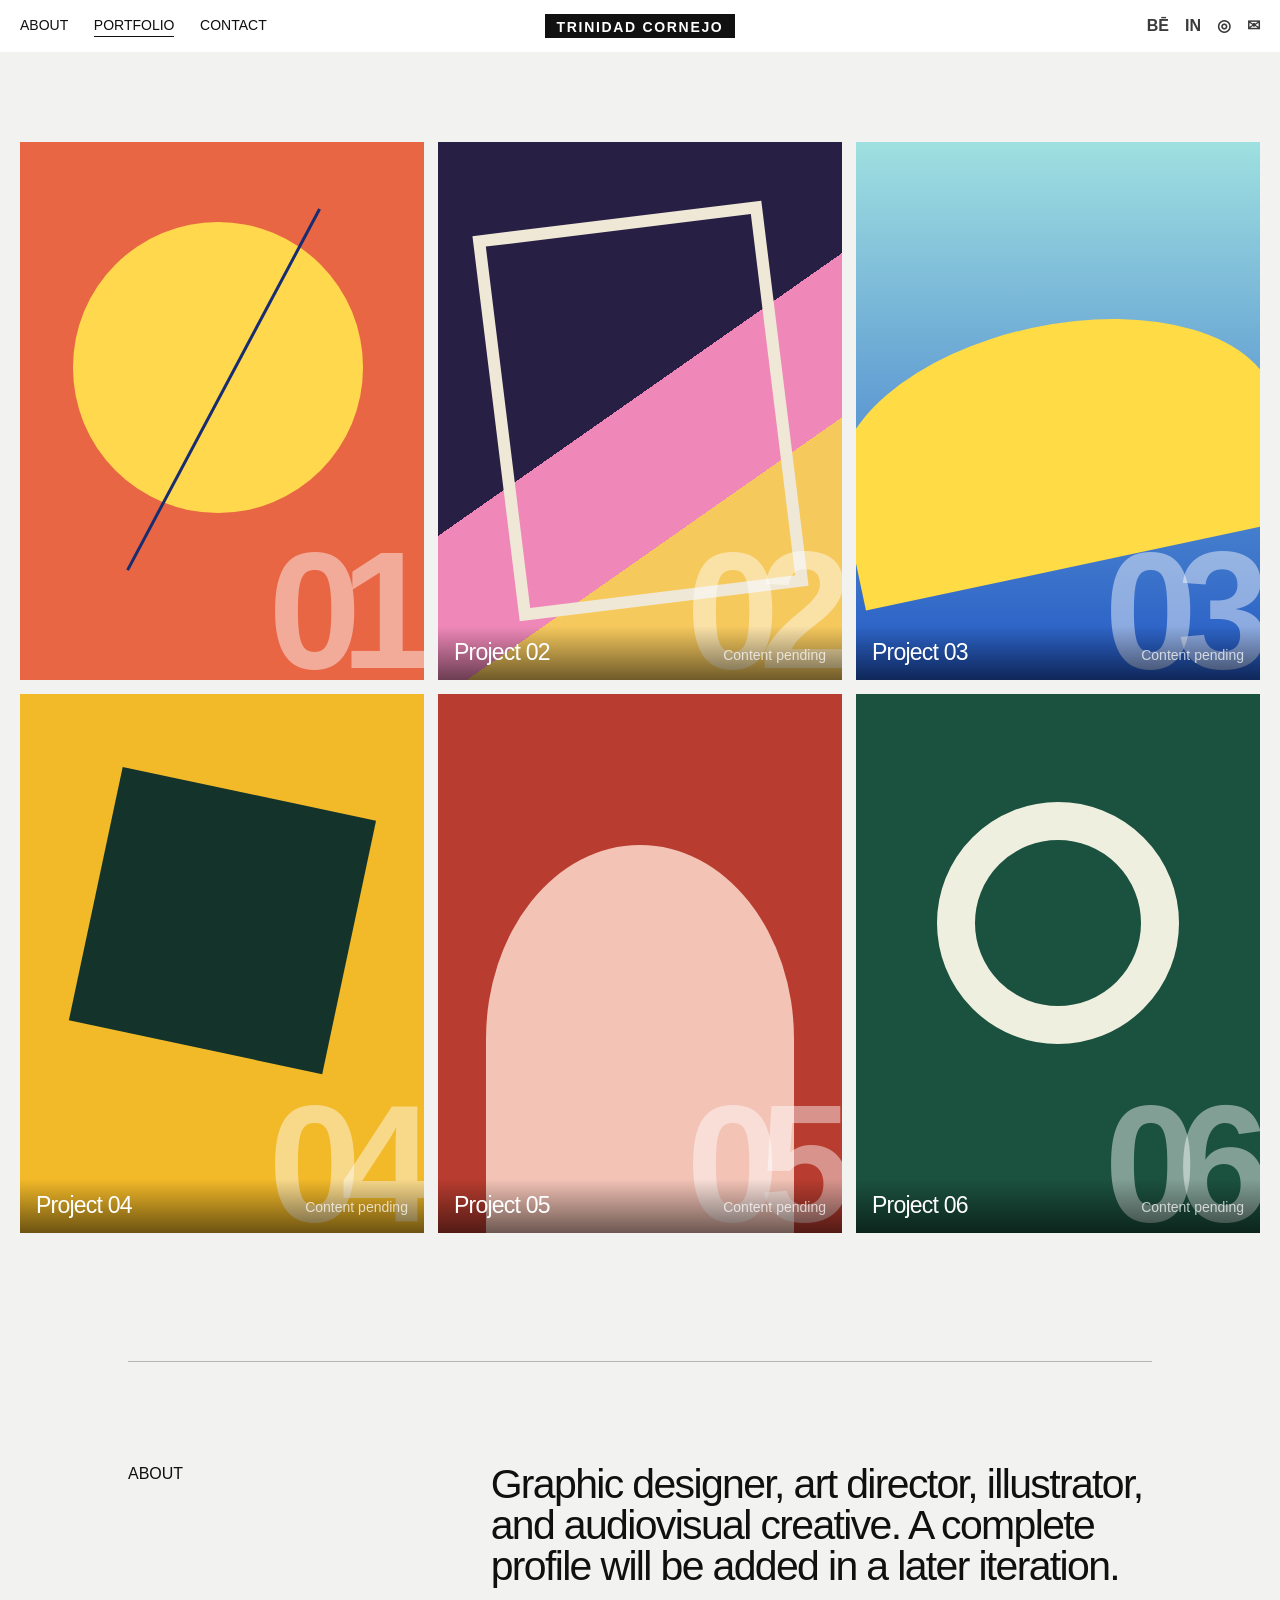
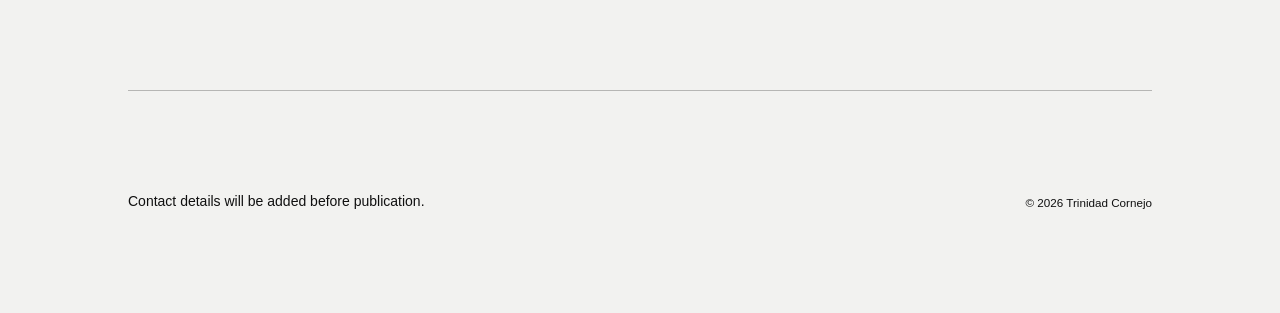
<file: index.html>
<!doctype html>
<html lang="en">
  <head>
    <meta charset="utf-8">
    <meta name="viewport" content="width=device-width, initial-scale=1">
    <meta name="description" content="Graphic design, video, illustration, and art direction portfolio by Trinidad Cornejo.">
    <title>Trinidad Cornejo — Portfolio</title>
    <link rel="stylesheet" href="assets\styles\global.css">
    <link rel="stylesheet" href="assets\styles\home.css">
  </head>
  <body class="home-page">
    <header class="home-header">
      <div class="home-header__inner">
        <nav class="home-nav" aria-label="Primary navigation">
          <a href="#about">About</a>
          <a aria-current="page" href="#portfolio">Portfolio</a>
          <a href="#contact">Contact</a>
        </nav>

        <a class="home-wordmark" href="/" aria-label="Trinidad Cornejo, home">Trinidad Cornejo</a>

        <div class="home-socials" aria-label="Social links will be added later">
          <span title="Behance link pending">Bē</span>
          <span title="LinkedIn link pending">in</span>
          <span title="Instagram link pending">◎</span>
          <span title="Email link pending">✉</span>
        </div>
      </div>
    </header>

    <main id="portfolio" class="home-main">
      <h1 class="visually-hidden">Selected work</h1>
      <ul class="project-board" aria-label="Selected projects">
        <li class="project-card">
          <a href="projects\un-paso-adelante\index.html" aria-label="Un Paso Adelante, 2025">
            <span class="project-card__visual project-card__visual--step" aria-hidden="true">
              <span class="shape shape--disc"></span>
              <span class="shape shape--line"></span>
              <span class="shape shape--type">01</span>
            </span>
            <span class="project-card__overlay">
              <strong>Un Paso Adelante</strong>
              <span>2025</span>
            </span>
          </a>
        </li>

        <li class="project-card project-card--draft" aria-label="Project slot 02, content pending">
          <div class="project-card__visual project-card__visual--violet" aria-hidden="true">
            <span class="shape shape--frame"></span>
            <span class="shape shape--type">02</span>
          </div>
          <p><strong>Project 02</strong><span>Content pending</span></p>
        </li>

        <li class="project-card project-card--draft" aria-label="Project slot 03, content pending">
          <div class="project-card__visual project-card__visual--blue" aria-hidden="true">
            <span class="shape shape--wave"></span>
            <span class="shape shape--type">03</span>
          </div>
          <p><strong>Project 03</strong><span>Content pending</span></p>
        </li>

        <li class="project-card project-card--draft" aria-label="Project slot 04, content pending">
          <div class="project-card__visual project-card__visual--yellow" aria-hidden="true">
            <span class="shape shape--square"></span>
            <span class="shape shape--type">04</span>
          </div>
          <p><strong>Project 04</strong><span>Content pending</span></p>
        </li>

        <li class="project-card project-card--draft" aria-label="Project slot 05, content pending">
          <div class="project-card__visual project-card__visual--red" aria-hidden="true">
            <span class="shape shape--arch"></span>
            <span class="shape shape--type">05</span>
          </div>
          <p><strong>Project 05</strong><span>Content pending</span></p>
        </li>

        <li class="project-card project-card--draft" aria-label="Project slot 06, content pending">
          <div class="project-card__visual project-card__visual--green" aria-hidden="true">
            <span class="shape shape--ring"></span>
            <span class="shape shape--type">06</span>
          </div>
          <p><strong>Project 06</strong><span>Content pending</span></p>
        </li>
      </ul>
    </main>

    <section id="about" class="home-information shell" aria-labelledby="about-title">
      <h2 id="about-title">About</h2>
      <p>Graphic designer, art director, illustrator, and audiovisual creative. A complete profile will be added in a later iteration.</p>
    </section>

    <footer id="contact" class="home-footer shell">
      <p>Contact details will be added before publication.</p>
      <small>© <span data-current-year>2026</span> Trinidad Cornejo</small>
    </footer>

    <script src="/assets/scripts/site.js" defer></script>
  </body>
</html>
</file>
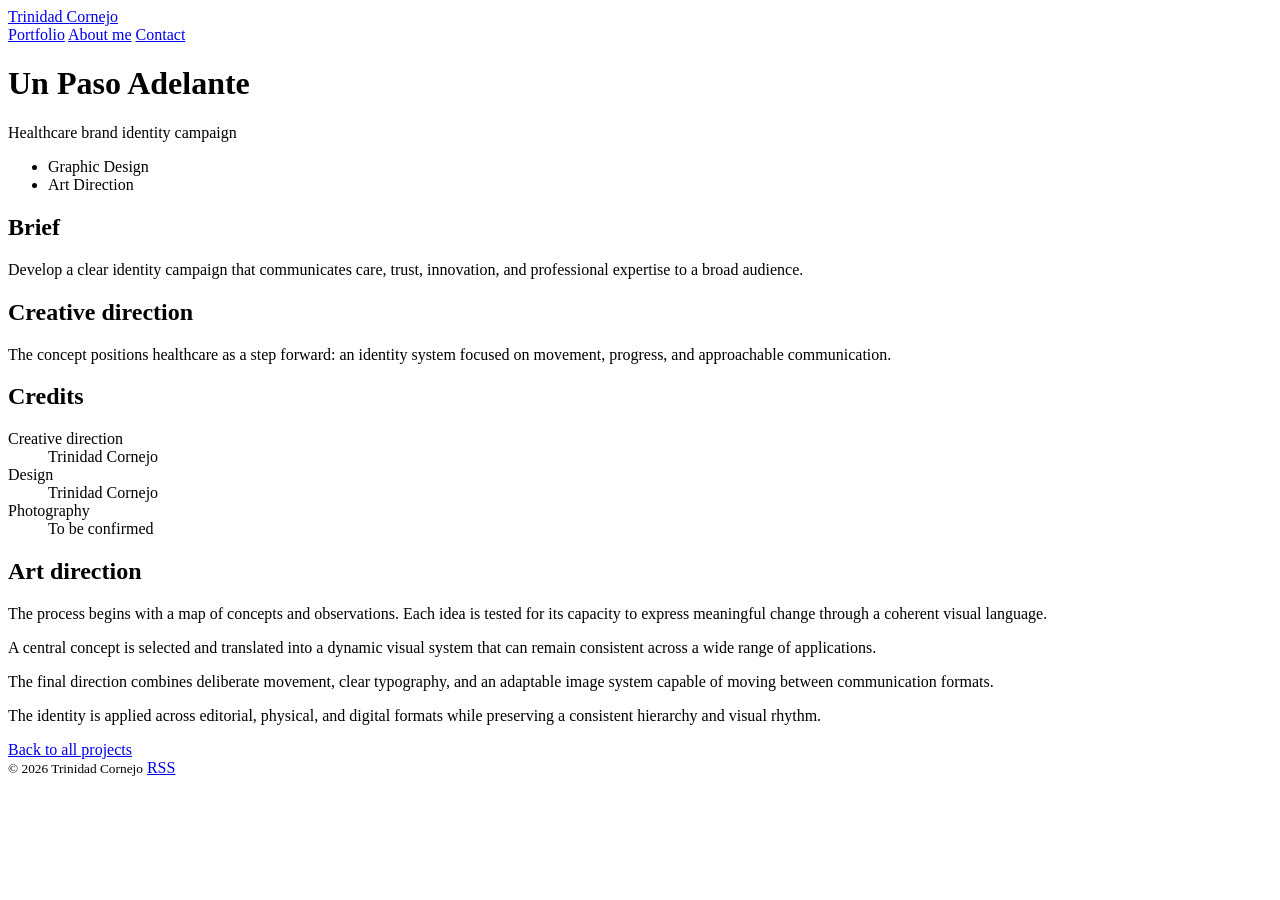
<file: projects/un-paso-adelante/index.html>
<!doctype html>
<html lang="en">
  <head>
    <meta charset="utf-8">
    <meta name="viewport" content="width=device-width, initial-scale=1">
    <meta name="description" content="Un Paso Adelante — a healthcare brand identity and art direction case study by Trinidad Cornejo.">
    <title>Un Paso Adelante — Trinidad Cornejo</title>
    <link rel="stylesheet" href="C:\Users\conta\OneDrive\Desktop\Postulación USA\Portafolio\web\assets\styles\global.css">  
    <link rel="stylesheet" href="C:\Users\conta\OneDrive\Desktop\Postulación USA\Portafolio\web\assets\styles\project.css">     
  </head>
  <body class="project-page">
    <header class="site-header shell">
      <a class="site-name" href="/">Trinidad Cornejo</a>
      <nav class="site-nav" aria-label="Primary navigation">
        <a href="/">Portfolio</a>
        <a href="/#about">About me</a>
        <a href="mailto:hello@example.com">Contact</a>
      </nav>
    </header>

    <main class="project-grid shell">
      <figure class="project-hero media-block media-placeholder" style="--media-ratio: 16 / 8.6" data-placeholder="Project hero media" aria-label="Placeholder for the Un Paso Adelante project hero image"></figure>

      <header class="project-heading">
        <h1>Un Paso Adelante</h1>
        <p class="project-subtitle">Healthcare brand identity campaign</p>
        <ul class="project-tags" aria-label="Project disciplines">
          <li>Graphic Design</li>
          <li>Art Direction</li>
        </ul>
      </header>

      <div class="project-intro">
        <section class="project-copy" aria-labelledby="brief-title">
          <h2 id="brief-title">Brief</h2>
          <p>Develop a clear identity campaign that communicates care, trust, innovation, and professional expertise to a broad audience.</p>
        </section>

        <section class="project-copy" aria-labelledby="creative-direction-title">
          <h2 id="creative-direction-title">Creative direction</h2>
          <p>The concept positions healthcare as a step forward: an identity system focused on movement, progress, and approachable communication.</p>
        </section>
      </div>

      <aside class="project-credits" aria-labelledby="credits-title">
        <h2 id="credits-title">Credits</h2>
        <dl class="credit-list">
          <div>
            <dt>Creative direction</dt>
            <dd>Trinidad Cornejo</dd>
          </div>
          <div>
            <dt>Design</dt>
            <dd>Trinidad Cornejo</dd>
          </div>
          <div>
            <dt>Photography</dt>
            <dd>To be confirmed</dd>
          </div>
        </dl>
      </aside>

      <figure class="media-block media-placeholder span-three-left" style="--media-ratio: 16 / 9" data-placeholder="Wide project image" aria-label="Placeholder for a wide project image"></figure>
      <figure class="media-block media-placeholder span-one-right" style="--media-ratio: 4 / 5" data-placeholder="Portrait image" aria-label="Placeholder for a portrait project image"></figure>

      <figure class="media-block media-placeholder span-two-left" style="--media-ratio: 4 / 3" data-placeholder="Project image" aria-label="Placeholder for a project image"></figure>
      <figure class="media-block media-placeholder span-two-right" style="--media-ratio: 4 / 3" data-placeholder="Project image" aria-label="Placeholder for a project image"></figure>

      <section class="editorial-section" aria-labelledby="art-direction-title">
        <h2 id="art-direction-title">Art direction</h2>
        <p>The process begins with a map of concepts and observations. Each idea is tested for its capacity to express meaningful change through a coherent visual language.</p>
      </section>

      <figure class="media-block media-placeholder span-three-left" style="--media-ratio: 16 / 9" data-placeholder="Concept development" aria-label="Placeholder for concept-development imagery"></figure>

      <p class="project-caption caption-center">A central concept is selected and translated into a dynamic visual system that can remain consistent across a wide range of applications.</p>

      <figure class="media-block media-placeholder span-three-right" style="--media-ratio: 16 / 9" data-placeholder="Visual system" aria-label="Placeholder for visual-system imagery"></figure>

      <p class="project-caption caption-left">The final direction combines deliberate movement, clear typography, and an adaptable image system capable of moving between communication formats.</p>

      <figure class="media-block media-placeholder span-one-left" style="--media-ratio: 4 / 5" data-placeholder="Detail" aria-label="Placeholder for a project detail"></figure>
      <figure class="media-block media-placeholder span-two-center" style="--media-ratio: 4 / 3" data-placeholder="Campaign application" aria-label="Placeholder for a campaign application"></figure>
      <figure class="media-block media-placeholder span-one-right" style="--media-ratio: 4 / 5" data-placeholder="Detail" aria-label="Placeholder for a project detail"></figure>

      <p class="project-caption caption-left">The identity is applied across editorial, physical, and digital formats while preserving a consistent hierarchy and visual rhythm.</p>

      <figure class="media-block media-placeholder span-two-left" style="--media-ratio: 4 / 3" data-placeholder="Campaign application" aria-label="Placeholder for a campaign application"></figure>
      <figure class="media-block media-placeholder span-two-right" style="--media-ratio: 4 / 3" data-placeholder="Campaign application" aria-label="Placeholder for a campaign application"></figure>

      <figure class="media-block media-placeholder span-one-left" style="--media-ratio: 4 / 5" data-placeholder="Detail" aria-label="Placeholder for a project detail"></figure>
      <figure class="media-block media-placeholder span-three-right" style="--media-ratio: 16 / 9" data-placeholder="Final campaign image" aria-label="Placeholder for the final campaign image"></figure>

      <nav class="project-back" aria-label="Project navigation">
        <a href="/">Back to all projects</a>
      </nav>
    </main>

    <footer class="site-footer shell">
      <small>© <span data-current-year>2026</span> Trinidad Cornejo</small>
      <a href="/">RSS</a>
    </footer>
    <script src="/assets/scripts/site.js" defer></script>
  </body>
</html>
</file>
